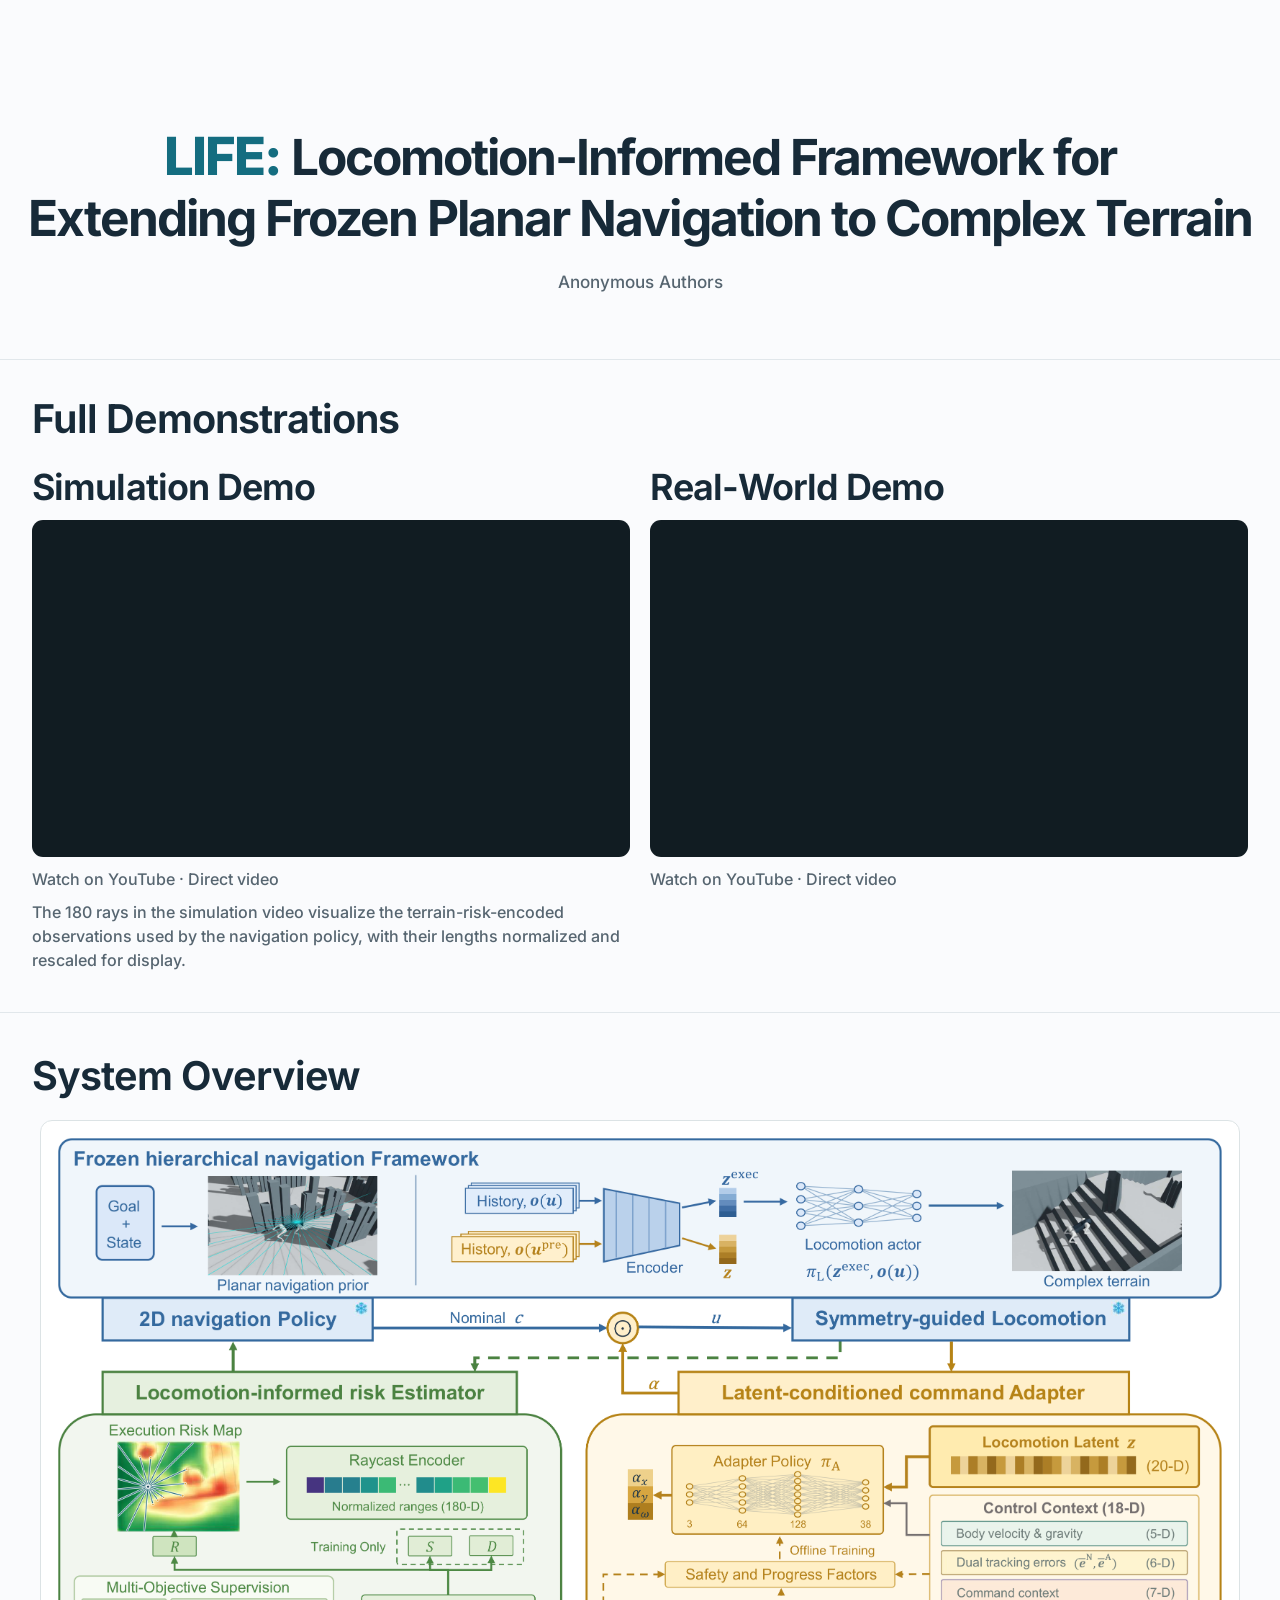
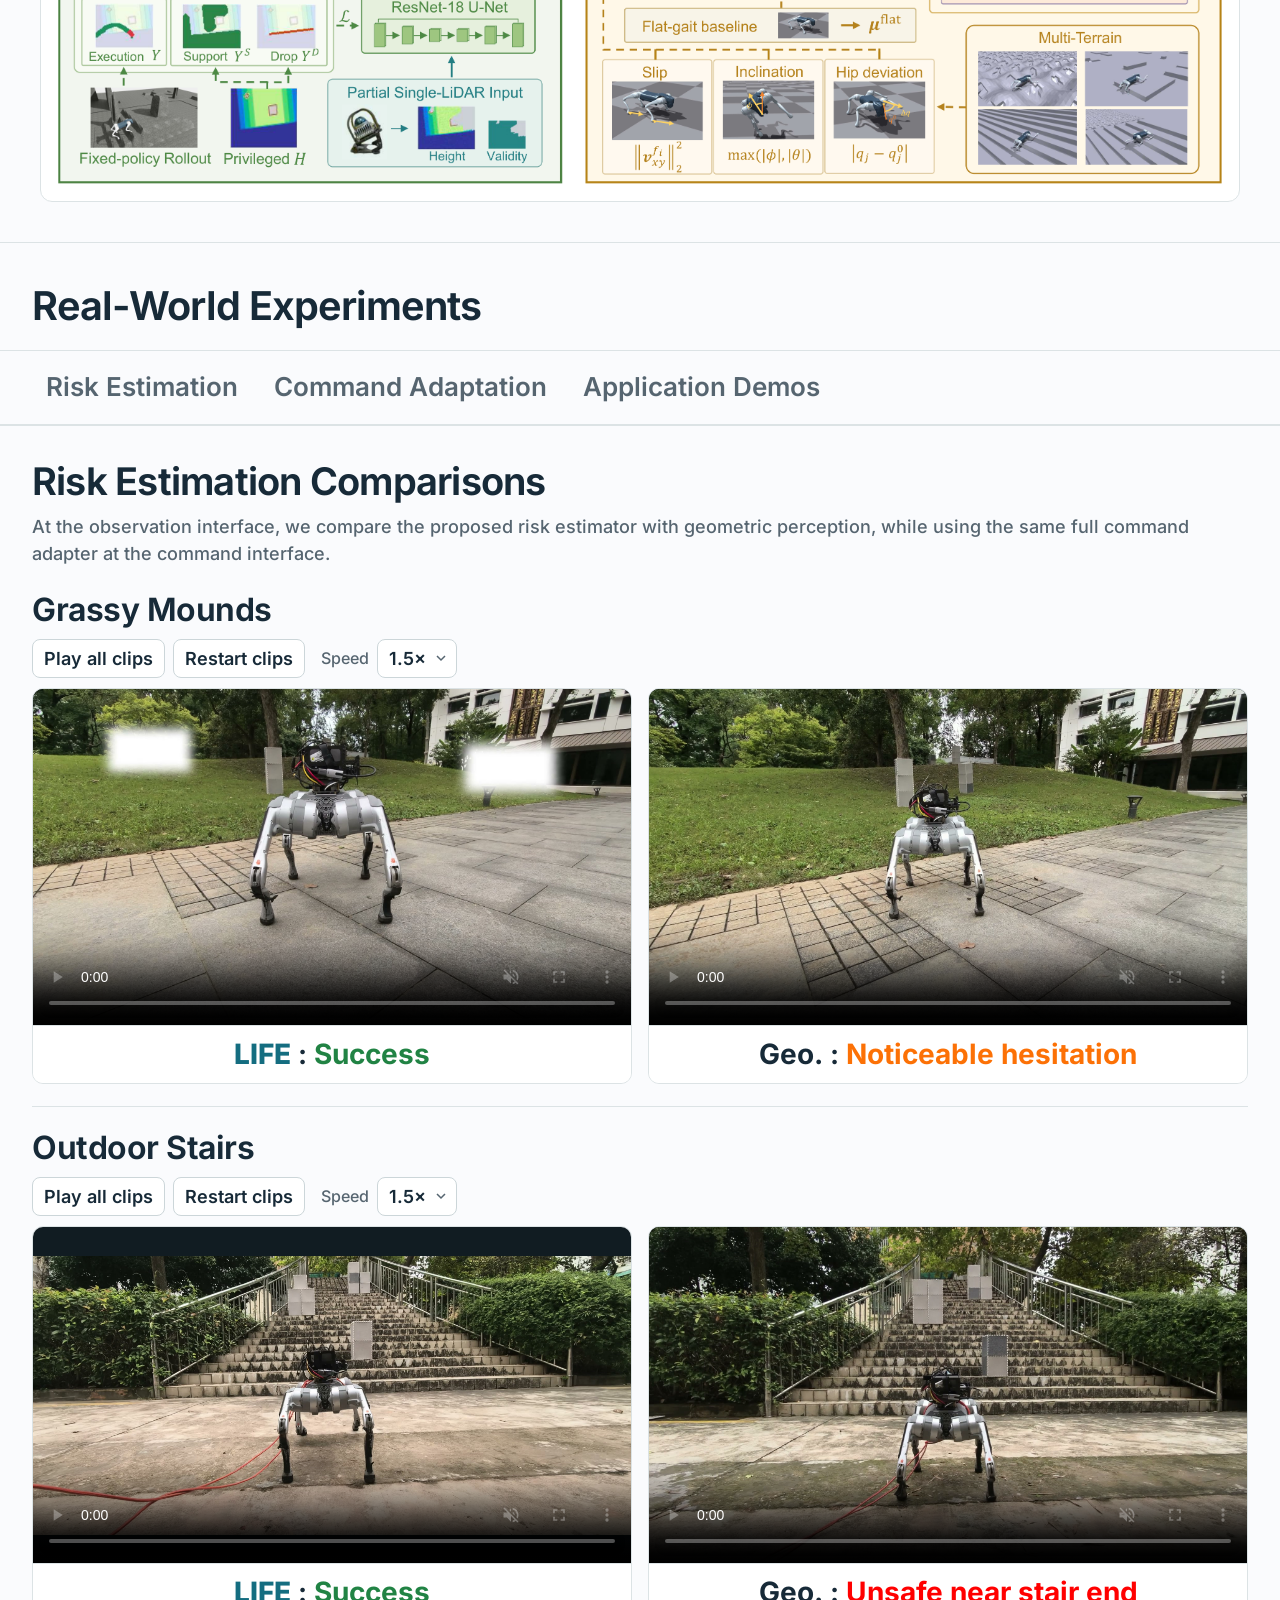
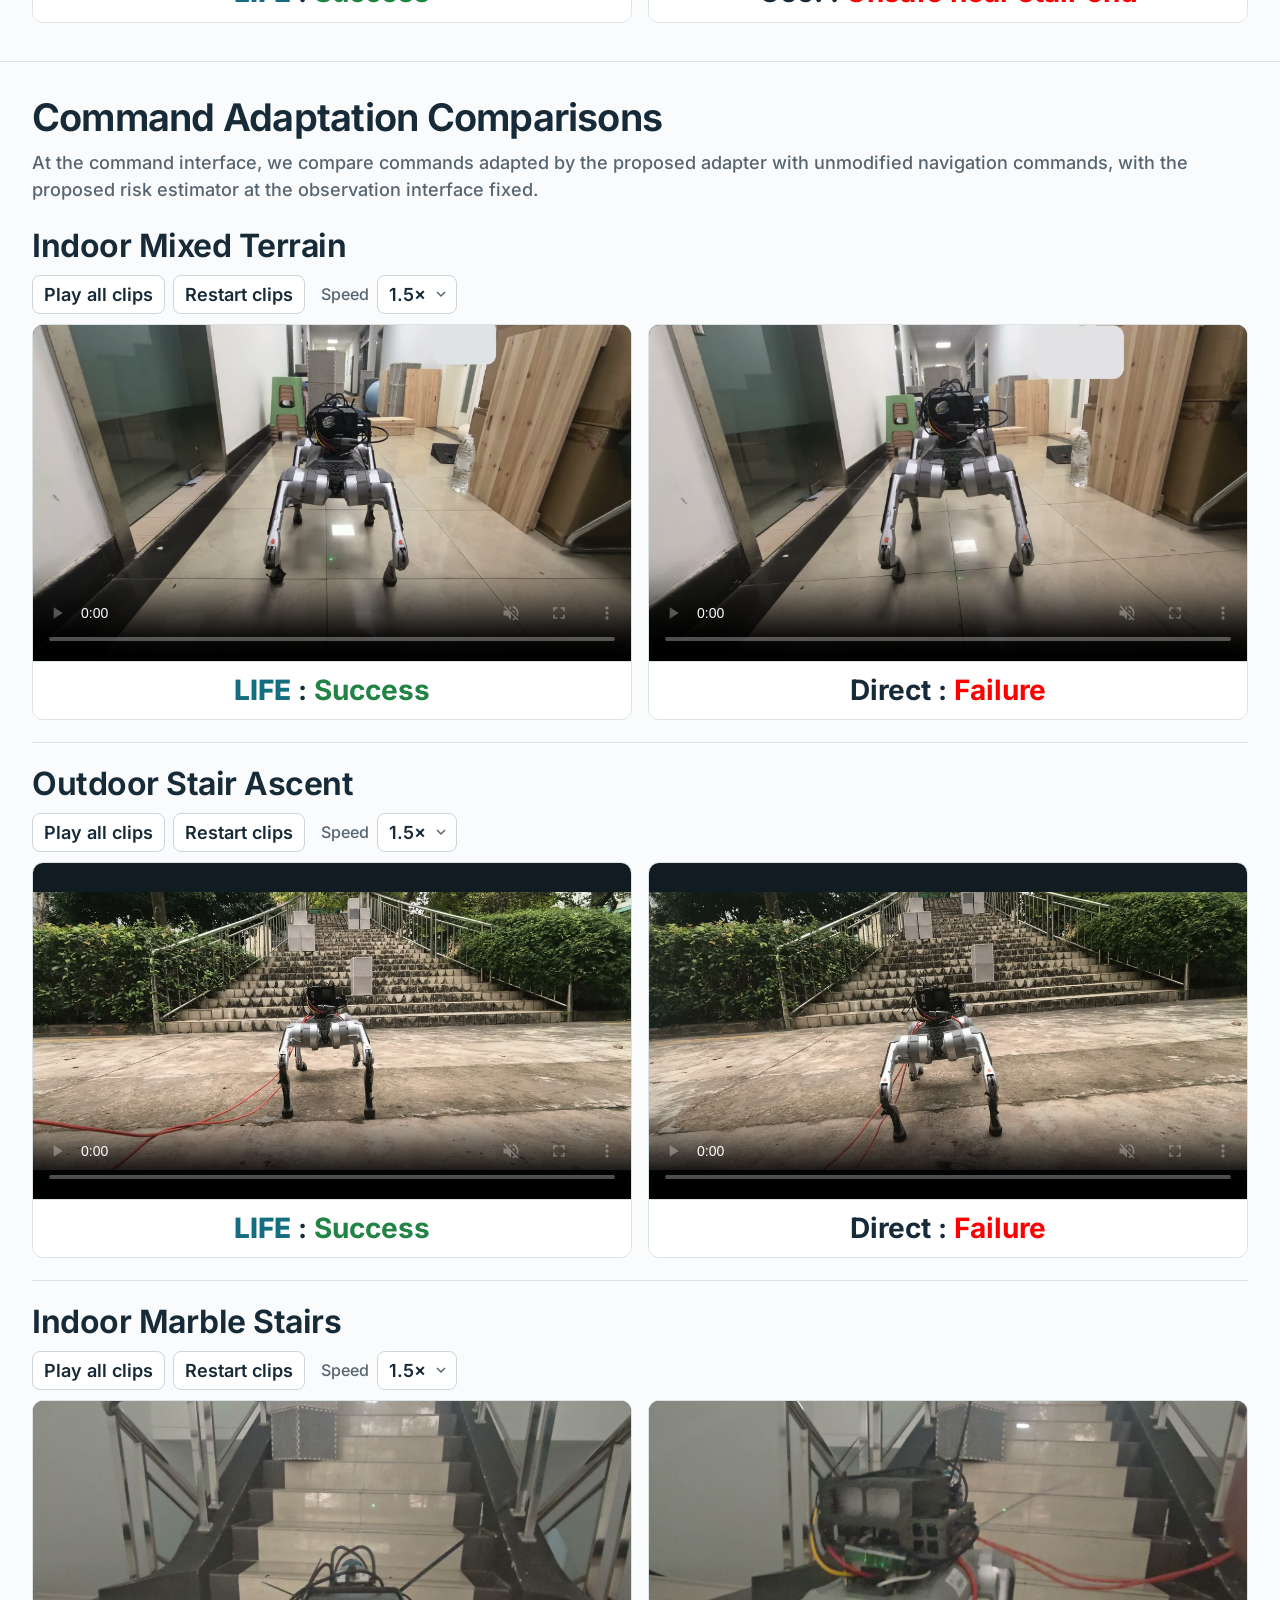
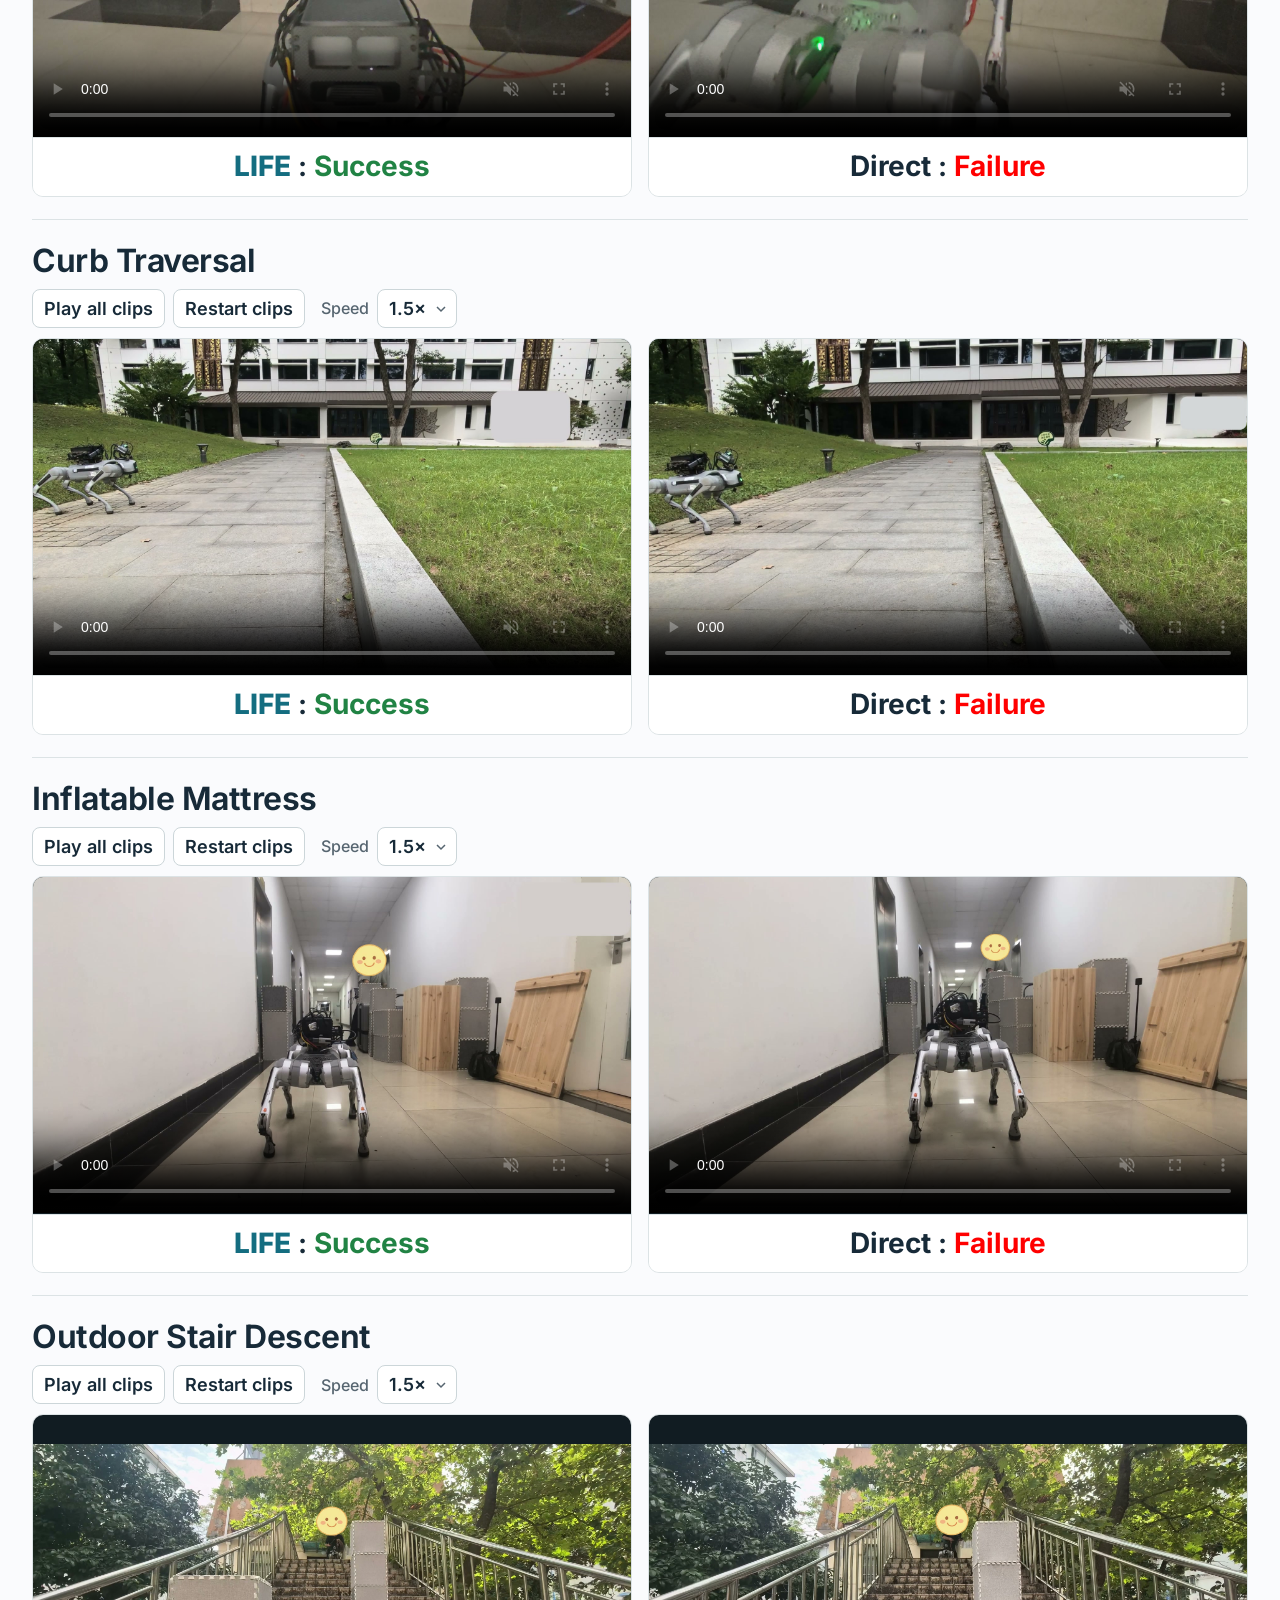
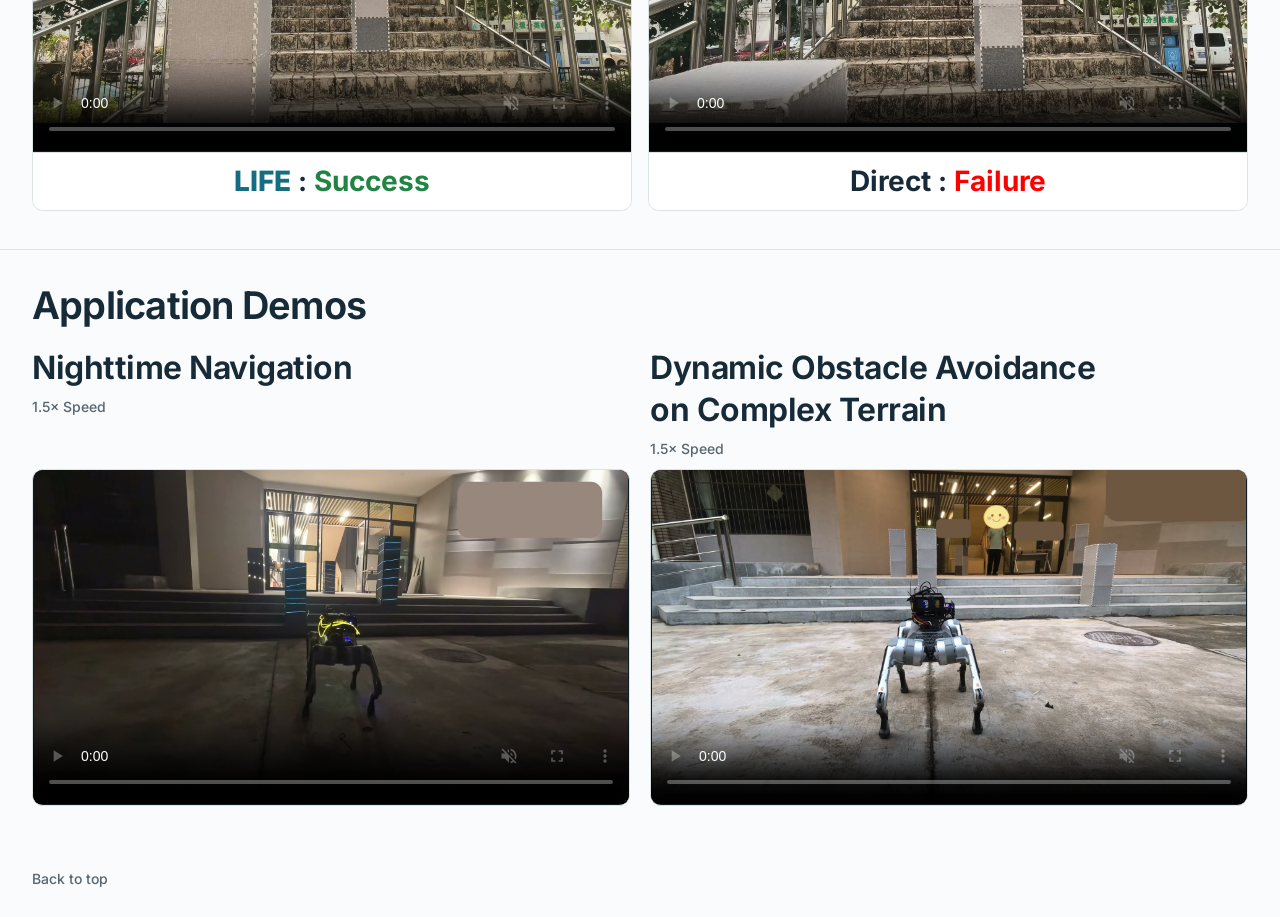
<file: site/index.html>
<!doctype html>
<html lang="en">
<head>
  <meta charset="utf-8">
  <meta name="viewport" content="width=device-width, initial-scale=1">
  <meta name="robots" content="noindex, nofollow, noarchive">
  <meta name="referrer" content="no-referrer">
  <meta name="description" content="LIFE: Locomotion-Informed Framework for Extending Frozen Planar Navigation to Complex Terrain. Anonymous supplementary material with a system overview and supplementary videos.">
  <meta name="theme-color" content="#fafbfd">
  <title>LIFE | Locomotion-Informed Navigation</title>
  <link rel="icon" href="assets/favicon-photo-f8bda0259a.jpg" type="image/jpeg">
  <link rel="preload" href="assets/fonts/inter-latin-variable.woff2" as="font" type="font/woff2" crossorigin>
  <link rel="stylesheet" href="assets/styles.css">
  <link rel="stylesheet" href="assets/rounded.css">
  <script src="assets/site.js?v=20261125" defer></script>
</head>
<body class="showcase">
  <a class="skip-link" href="#main">Skip to content</a>
  <main id="main">
    <section class="hero container" id="top">
      <h1><span class="title-line"><span class="title-name">LIFE:</span> <span class="title-text">Locomotion-Informed Framework for</span></span>
        <span class="title-line title-text">Extending Frozen Planar Navigation to Complex Terrain</span></h1>
      <p class="authors">Anonymous Authors</p>
    </section>

    <div class="demonstrations-section">
    <section class="demonstrations container" id="demonstrations" aria-labelledby="demonstrations-title">
      <div class="section-heading"><h2 id="demonstrations-title">Full Demonstrations</h2></div>
      <div class="demonstration-grid">
      <figure class="demonstration" id="simulation">
        <h3>Simulation Demo</h3>
        <iframe class="youtube-player" width="560" height="315" src="https://www.youtube-nocookie.com/embed/4sdF0Mlk27I?playsinline=1&amp;rel=0" title="Simulation Demo" loading="lazy" referrerpolicy="strict-origin-when-cross-origin" allow="accelerometer; autoplay; clipboard-write; encrypted-media; gyroscope; picture-in-picture; web-share" allowfullscreen></iframe>
        <p class="video-links"><a href="https://youtu.be/4sdF0Mlk27I" target="_blank" rel="noopener noreferrer">Watch on YouTube</a><span aria-hidden="true"> · </span><a href="assets/videos/simulation.mp4">Direct video</a></p>
        <figcaption class="ray-visualization-note">The 180 rays in the simulation video visualize the terrain-risk-encoded observations used by the navigation policy, with their lengths normalized and rescaled for display.</figcaption>
      </figure>
      <figure class="demonstration" id="real-world-demo">
        <h3>Real-World Demo</h3>
        <iframe class="youtube-player" width="560" height="315" src="https://www.youtube-nocookie.com/embed/q3tPiZNEk_A?playsinline=1&amp;rel=0" title="Real-World Demo" loading="lazy" referrerpolicy="strict-origin-when-cross-origin" allow="accelerometer; autoplay; clipboard-write; encrypted-media; gyroscope; picture-in-picture; web-share" allowfullscreen></iframe>
        <p class="video-links"><a href="https://youtu.be/q3tPiZNEk_A" target="_blank" rel="noopener noreferrer">Watch on YouTube</a><span aria-hidden="true"> · </span><a href="assets/videos/real-world-full.mp4?v=20261125">Direct video</a></p>
      </figure>
      </div>
    </section>
    </div>

    <div class="overview-section">
    <section class="section container" id="overview">
      <div class="section-heading"><h2>System Overview</h2></div>
      <figure class="framework-figure">
        <button class="image-expand" data-image="assets/images/framework.png?v=fig2V3-20261125" aria-label="Enlarge LIFE system overview"><img loading="lazy" decoding="async" src="assets/images/framework.png?v=fig2V3-20261125" width="3251" height="1810" alt="LIFE system overview: locomotion-informed risk estimation and latent-conditioned command adaptation connect frozen navigation and locomotion policies."></button>
      </figure>
    </section>
    </div>

    <section class="experiments-section" id="experiments">
      <div class="container section-heading"><h2>Real-World Experiments</h2></div>
      <div class="scene-nav-wrap"><nav class="container scene-nav" aria-label="Real-world experiment sections"><a href="#risk-estimation">Risk Estimation</a><a href="#command-adaptation">Command Adaptation</a><a href="#application-demos">Application Demos</a></nav></div>
        <section class="experiment-block" id="risk-estimation" aria-labelledby="risk-estimation-title">
          <div class="container">
          <header class="experiment-heading">
            <h3 id="risk-estimation-title">Risk Estimation Comparisons</h3>
            <p>At the observation interface, we compare the proposed risk estimator with geometric perception, while using the same full command adapter at the command interface.</p>
          </header>
          <div id="risk-scenes"></div>
          </div>
        </section>
        <section class="experiment-block" id="command-adaptation" aria-labelledby="command-adaptation-title">
          <div class="container">
          <header class="experiment-heading">
            <h3 id="command-adaptation-title">Command Adaptation Comparisons</h3>
            <p>At the command interface, we compare commands adapted by the proposed adapter with unmodified navigation commands, with the proposed risk estimator at the observation interface fixed.</p>
          </header>
          <div id="command-scenes"></div>
          </div>
        </section>
        <noscript><p class="container notice">Enable JavaScript for the comparison players. All 19 videos remain available in the <a href="media.html">video index</a>.</p></noscript>

    <section class="experiment-block application-demos" id="application-demos" aria-labelledby="application-demos-title">
      <div class="container">
      <header class="experiment-heading"><h3 id="application-demos-title">Application Demos</h3></header>
      <div class="demo-grid">
        <figure class="demo-slot" id="nighttime-navigation">
          <div class="demo-heading"><h4>Nighttime Navigation</h4><span class="demo-speed">1.5× Speed</span></div>
          <video controls muted playsinline preload="none" data-poster="assets/images/nighttime-navigation.jpg" data-src="assets/videos/nighttime-navigation.mp4" aria-label="Nighttime navigation demonstration, shown at 1.5 times real-time speed"></video>
          <p class="clip-error" hidden>Unable to load this video. <a href="assets/videos/nighttime-navigation.mp4">Open video directly</a>.</p>
        </figure>
        <figure class="demo-slot" id="dynamic-obstacle-avoidance">
          <div class="demo-heading"><h4>Dynamic Obstacle Avoidance on Complex Terrain</h4><span class="demo-speed">1.5× Speed</span></div>
          <video controls muted playsinline preload="none" data-poster="assets/images/dynamic-obstacle-avoidance.jpg" data-src="assets/videos/dynamic-obstacle-avoidance.mp4" aria-label="Dynamic obstacle avoidance on complex terrain, shown at 1.5 times real-time speed"></video>
          <p class="clip-error" hidden>Unable to load this video. <a href="assets/videos/dynamic-obstacle-avoidance.mp4">Open video directly</a>.</p>
        </figure>
      </div>
      </div>
    </section>
    </section>

  </main>
  <footer class="container site-footer"><div><a href="#top">Back to top</a></div></footer>
  <dialog id="image-dialog" aria-label="Enlarged framework diagram"><button class="dialog-close" aria-label="Close diagram">Close</button><img alt="Full-size LIFE framework diagram"></dialog>
</body>
</html>
</file>
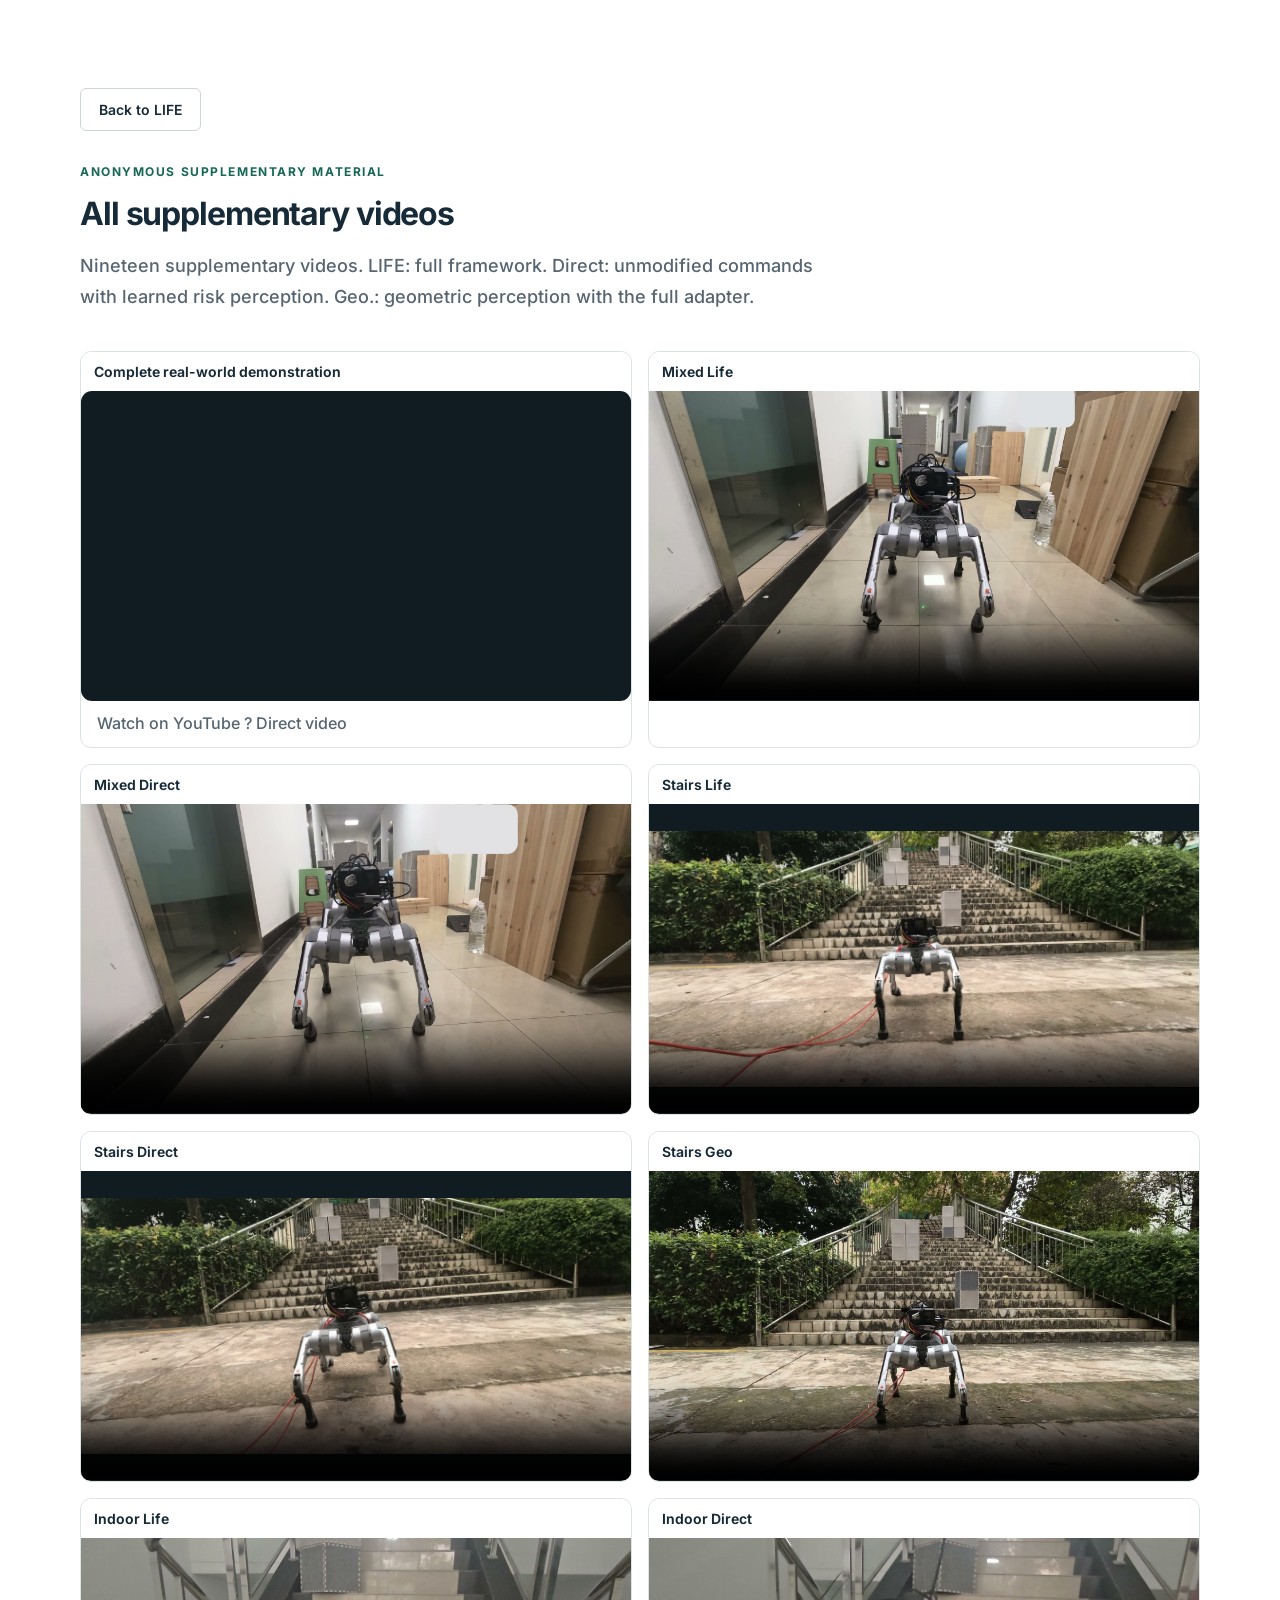
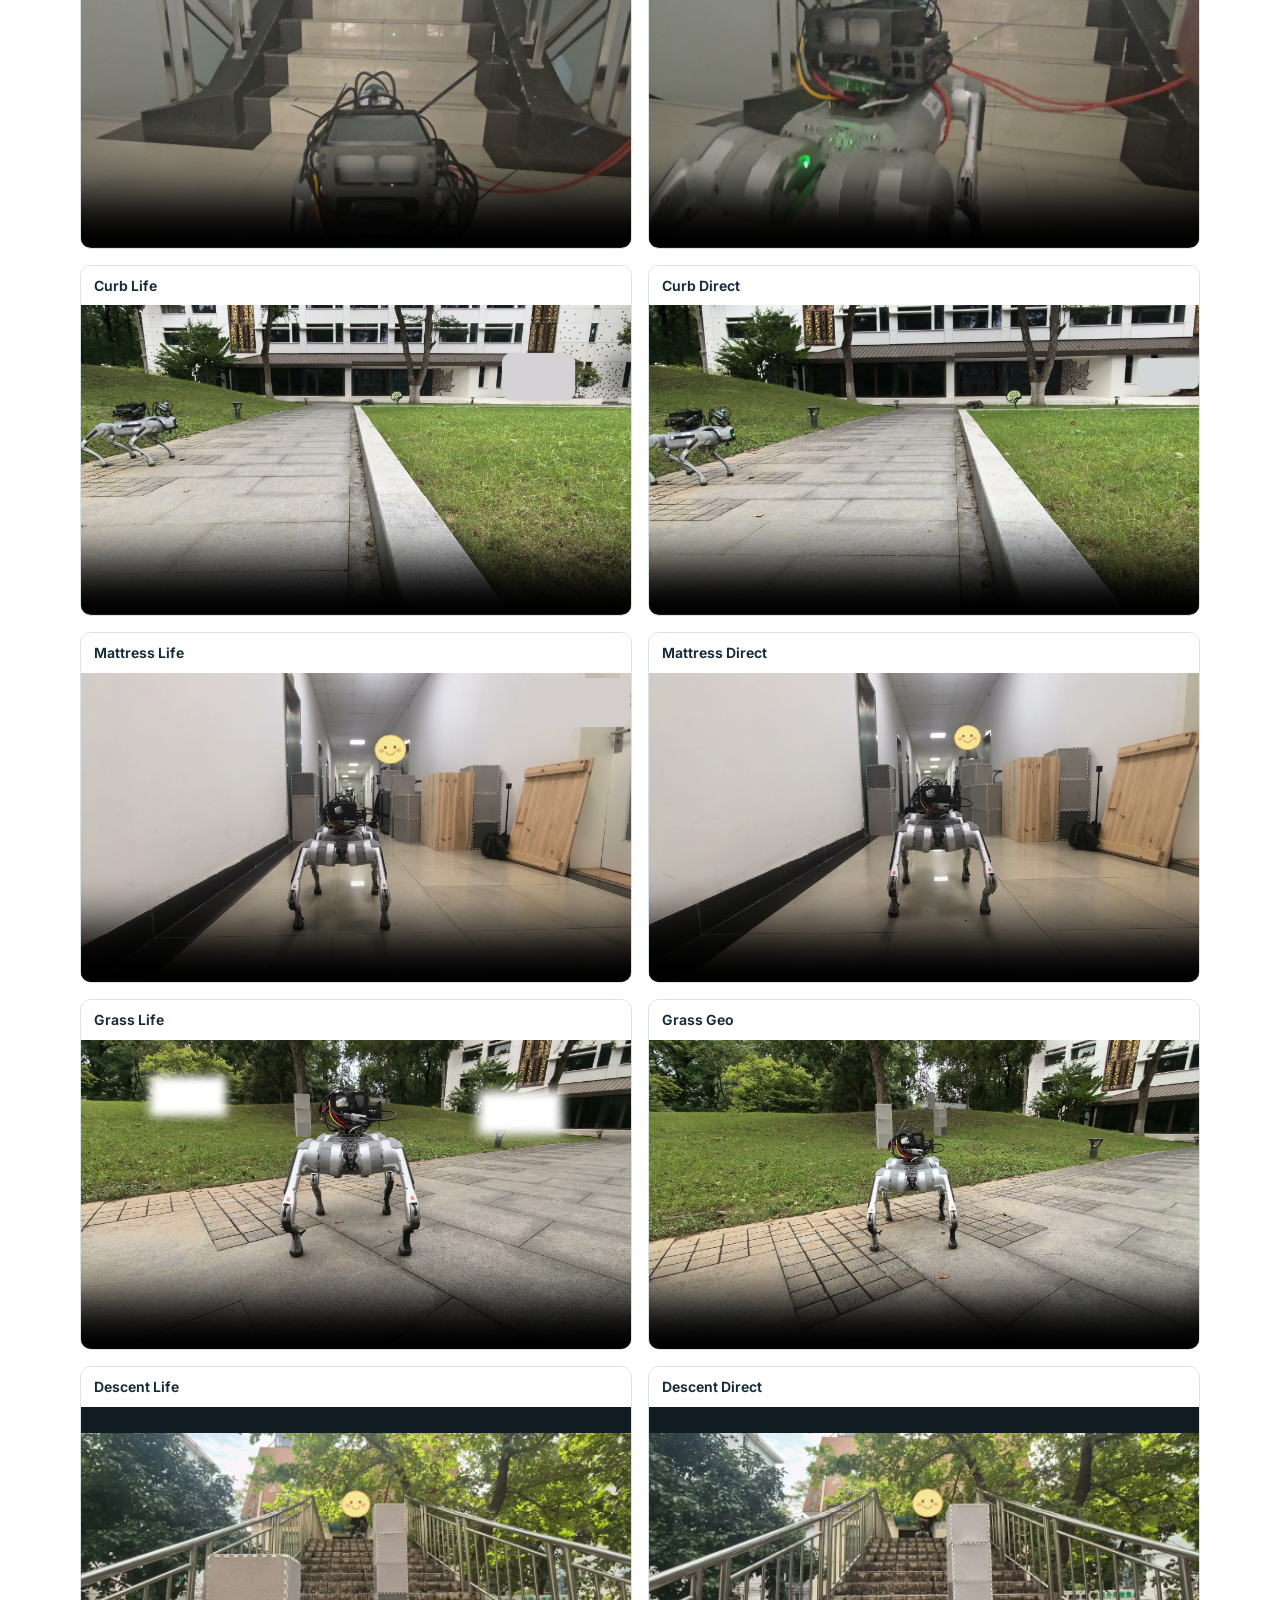
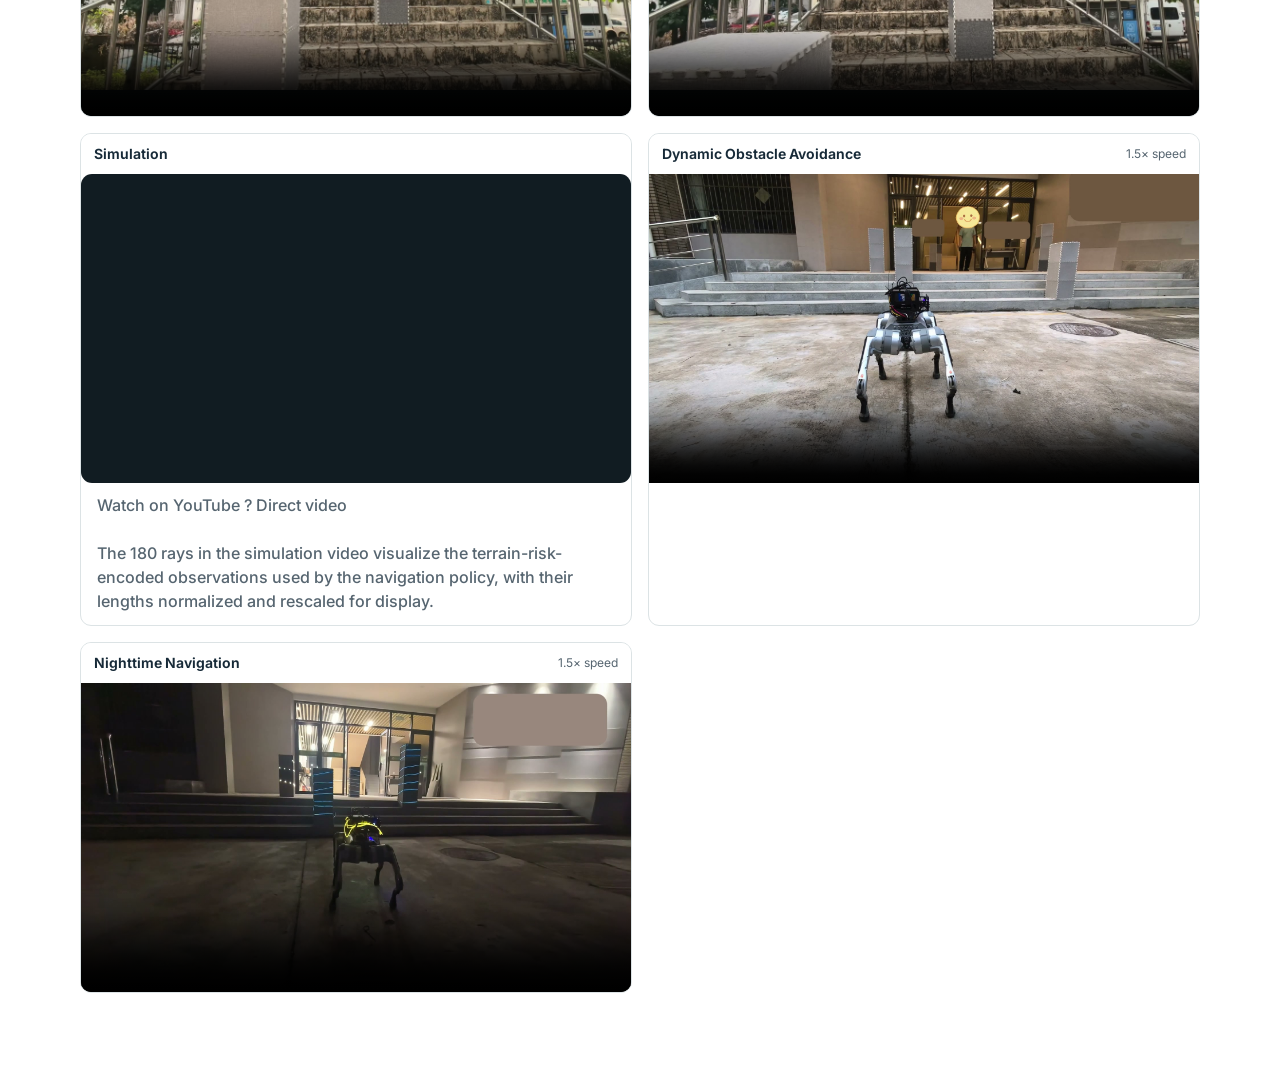
<file: site/media.html>
<!doctype html><html lang="en"><meta charset="utf-8"><meta name="viewport" content="width=device-width,initial-scale=1"><meta name="robots" content="noindex,nofollow,noarchive"><title>LIFE | All supplementary videos</title><link rel="icon" href="assets/favicon-photo-f8bda0259a.jpg" type="image/jpeg"><link rel="stylesheet" href="assets/styles.css">
  <link rel="stylesheet" href="assets/rounded.css"><main class="container section"><a class="button" href="index.html">Back to LIFE</a><div class="section-heading" style="margin-top:32px"><p class="eyebrow">Anonymous supplementary material</p><h1>All supplementary videos</h1><p>Nineteen supplementary videos. LIFE: full framework. Direct: unmodified commands with learned risk perception. Geo.: geometric perception with the full adapter.</p></div><div class="scene-grid"><figure class="video-card"><div class="video-label">Complete real-world demonstration</div><iframe class="youtube-player" width="560" height="315" src="https://www.youtube-nocookie.com/embed/q3tPiZNEk_A?playsinline=1&amp;rel=0" title="Real-World Demo" loading="lazy" referrerpolicy="strict-origin-when-cross-origin" allow="accelerometer; autoplay; clipboard-write; encrypted-media; gyroscope; picture-in-picture; web-share" allowfullscreen></iframe><p class="video-links"><a href="https://youtu.be/q3tPiZNEk_A" target="_blank" rel="noopener noreferrer">Watch on YouTube</a><span aria-hidden="true"> ? </span><a href="assets/videos/real-world-full.mp4?v=20261125">Direct video</a></p></figure><figure class="video-card"><div class="video-label">Mixed Life</div><video controls playsinline preload="none" poster="assets/images/mixed-life.jpg?v=20261125" src="assets/videos/mixed-life.mp4?v=20261125"></video></figure><figure class="video-card"><div class="video-label">Mixed Direct</div><video controls playsinline preload="none" poster="assets/images/mixed-direct.jpg?v=20261125" src="assets/videos/mixed-direct.mp4?v=20261125"></video></figure><figure class="video-card"><div class="video-label">Stairs Life</div><video controls playsinline preload="none" poster="assets/images/stairs-life.jpg" src="assets/videos/stairs-life.mp4"></video></figure><figure class="video-card"><div class="video-label">Stairs Direct</div><video controls playsinline preload="none" poster="assets/images/stairs-direct.jpg" src="assets/videos/stairs-direct.mp4"></video></figure><figure class="video-card"><div class="video-label">Stairs Geo</div><video controls playsinline preload="none" poster="assets/images/stairs-geo.jpg" src="assets/videos/stairs-geo.mp4"></video></figure><figure class="video-card"><div class="video-label">Indoor Life</div><video controls playsinline preload="none" poster="assets/images/indoor-life.jpg" src="assets/videos/indoor-life.mp4"></video></figure><figure class="video-card"><div class="video-label">Indoor Direct</div><video controls playsinline preload="none" poster="assets/images/indoor-direct.jpg" src="assets/videos/indoor-direct.mp4"></video></figure><figure class="video-card"><div class="video-label">Curb Life</div><video controls playsinline preload="none" poster="assets/images/curb-life.jpg?v=20261125" src="assets/videos/curb-life.mp4?v=20261125"></video></figure><figure class="video-card"><div class="video-label">Curb Direct</div><video controls playsinline preload="none" poster="assets/images/curb-direct.jpg?v=20261125" src="assets/videos/curb-direct.mp4?v=20261125"></video></figure><figure class="video-card"><div class="video-label">Mattress Life</div><video controls playsinline preload="none" poster="assets/images/mattress-life.jpg?v=20261125" src="assets/videos/mattress-life.mp4?v=20261125"></video></figure><figure class="video-card"><div class="video-label">Mattress Direct</div><video controls playsinline preload="none" poster="assets/images/mattress-direct.jpg" src="assets/videos/mattress-direct.mp4"></video></figure><figure class="video-card"><div class="video-label">Grass Life</div><video controls playsinline preload="none" poster="assets/images/grass-life.jpg" src="assets/videos/grass-life.mp4"></video></figure><figure class="video-card"><div class="video-label">Grass Geo</div><video controls playsinline preload="none" poster="assets/images/grass-geo.jpg" src="assets/videos/grass-geo.mp4"></video></figure><figure class="video-card"><div class="video-label">Descent Life</div><video controls playsinline preload="none" poster="assets/images/descent-life.jpg" src="assets/videos/descent-life.mp4"></video></figure><figure class="video-card"><div class="video-label">Descent Direct</div><video controls playsinline preload="none" poster="assets/images/descent-direct.jpg" src="assets/videos/descent-direct.mp4"></video></figure><figure class="video-card"><div class="video-label">Simulation</div><iframe class="youtube-player" width="560" height="315" src="https://www.youtube-nocookie.com/embed/4sdF0Mlk27I?playsinline=1&amp;rel=0" title="Simulation Demo" loading="lazy" referrerpolicy="strict-origin-when-cross-origin" allow="accelerometer; autoplay; clipboard-write; encrypted-media; gyroscope; picture-in-picture; web-share" allowfullscreen></iframe><p class="video-links"><a href="https://youtu.be/4sdF0Mlk27I" target="_blank" rel="noopener noreferrer">Watch on YouTube</a><span aria-hidden="true"> ? </span><a href="assets/videos/simulation.mp4">Direct video</a></p><figcaption class="ray-visualization-note">The 180 rays in the simulation video visualize the terrain-risk-encoded observations used by the navigation policy, with their lengths normalized and rescaled for display.</figcaption></figure><figure class="video-card"><div class="video-label">Dynamic Obstacle Avoidance<span>1.5× speed</span></div><video controls muted playsinline preload="none" poster="assets/images/dynamic-obstacle-avoidance.jpg" src="assets/videos/dynamic-obstacle-avoidance.mp4"></video></figure><figure class="video-card"><div class="video-label">Nighttime Navigation<span>1.5× speed</span></div><video controls muted playsinline preload="none" poster="assets/images/nighttime-navigation.jpg" src="assets/videos/nighttime-navigation.mp4"></video></figure></div></main></html>
</file>
<file: site/assets/styles.css>
@font-face{font-family:Inter;font-style:normal;font-weight:400 800;font-display:swap;src:url('fonts/inter-latin-variable.woff2') format('woff2')}
:root{--ink:#172a38;--muted:#566570;--accent:#176858;--accent-light:#ecf5f0;--blue:#2e6388;--line:#dce3e5;--subtle:#f5f7f8;--page:1120px}
*{box-sizing:border-box}html{scroll-behavior:smooth;scroll-padding-top:100px}body{margin:0;background:#fff;color:var(--ink);font-family:'Inter',Arial,sans-serif;font-size:16px;font-weight:500;line-height:1.65;-webkit-font-smoothing:antialiased}button,a,input,select{-webkit-tap-highlight-color:transparent}a{color:inherit;text-decoration:none}button,select{font:inherit}button,a,select{touch-action:manipulation}button{cursor:pointer}button:disabled{cursor:default;opacity:.55}:focus-visible{outline:3px solid #398cbd;outline-offset:5px}img,video{display:block;max-width:100%}figure{margin:0}h1,h2,h3,p{margin:0}h1,h2,h3{line-height:1.18;letter-spacing:-.035em}h2{font-size:44px;font-weight:650}h3{font-size:23px;font-weight:650}.container{width:min(var(--page),calc(100% - 64px));margin-inline:auto}.skip-link{position:fixed;top:-100px;left:20px;background:var(--ink);color:#fff;padding:12px;z-index:100}.skip-link:focus{top:12px}.site-header{height:76px;border-bottom:1px solid var(--line);background:white}.header-inner{height:100%;display:flex;align-items:center;justify-content:space-between;gap:25px}.wordmark{font-size:27px;font-weight:850;font-style:italic;letter-spacing:-.07em;display:inline-flex;align-items:center;gap:9px}.wordmark-line{height:17px;width:20px;border-bottom:3px solid var(--accent);transform:skewY(-29deg)}.site-header nav{display:flex;gap:30px;font-size:14px;font-weight:600}.site-header nav a:hover,.site-footer a:hover{color:var(--accent)}.review-label{font-size:12px;letter-spacing:.05em;color:var(--muted);text-transform:uppercase}.hero{text-align:center;padding-top:56px}.eyebrow{font-size:12px;letter-spacing:.13em;text-transform:uppercase;font-weight:700;color:var(--accent);margin-bottom:20px}h1{margin:0 auto;max-width:1000px}.title-name{font-size:72px;line-height:1.05;display:block;color:var(--accent);font-weight:800;letter-spacing:-.065em;margin-bottom:17px}.title-text{font-size:42px;font-weight:650;letter-spacing:-.035em;display:block;line-height:1.2}.authors{font-size:16px;margin-top:22px;color:var(--muted)}.hero-summary{font-size:18px;line-height:1.6;margin-top:17px}.mobile-break{display:none}.hero-actions{display:flex;justify-content:center;gap:12px;margin:25px 0 38px}.button{display:inline-flex;align-items:center;justify-content:center;gap:9px;border:1px solid #ccd6d9;border-radius:6px;padding:10px 18px;font-size:14px;line-height:1.5;font-weight:600;background:#fff;transition:background .2s,border-color .2s}.button:hover{background:var(--subtle);border-color:#8da3ab}.button.primary{background:var(--ink);border-color:var(--ink);color:white}.button.primary:hover{background:var(--accent);border-color:var(--accent)}.button svg{width:17px;height:17px;fill:none;stroke:currentColor;stroke-width:1.6}.button.primary svg{fill:currentColor;stroke:none}.hero-films{display:grid;grid-template-columns:repeat(3,1fr);gap:12px;text-align:left}.hero-film{position:relative;overflow:hidden;border-radius:7px;background:var(--ink);aspect-ratio:16/11}.hero-film img{width:100%;height:100%;object-fit:cover;transition:transform .4s}.hero-film:after{content:'';position:absolute;inset:30% 0 0;background:linear-gradient(transparent,rgba(5,19,24,.8))}.hero-film:hover img{transform:scale(1.035)}.hero-film>span{position:absolute;z-index:1;bottom:17px;left:20px;right:10px;color:#fff;font-size:20px;font-weight:650;line-height:1.4}.hero-film small{display:block;font-size:12px;font-weight:400;letter-spacing:.01em;margin-top:3px}.hero-caption{color:var(--muted);font-size:14px;margin-top:18px}.highlights{display:grid;grid-template-columns:repeat(3,1fr);padding:33px 0 36px;margin-top:35px;border-top:1px solid var(--line);border-bottom:1px solid var(--line);text-align:center}.highlights>div{padding:0 18px;display:flex;flex-direction:column;gap:5px}.highlights>div+div{border-left:1px solid var(--line)}.stat{font-size:40px;line-height:1.3;font-weight:650;letter-spacing:-.045em;color:var(--accent);font-variant-numeric:tabular-nums;white-space:nowrap}.stat-unit{font-size:23px}.stat-to{font-size:14px;font-weight:400;letter-spacing:0;color:var(--muted);margin:0 10px}.stat-denominator{font-size:26px;font-weight:400}.highlights>div>span:nth-child(2){font-size:15px;font-weight:600}.highlights small{font-size:12px;color:var(--muted)}.section{padding-top:88px;padding-bottom:86px}.section-heading{max-width:760px;margin-bottom:38px}.section-heading .eyebrow{margin-bottom:13px}.section-heading>p:last-child{font-size:18px;color:var(--muted);line-height:1.7;margin-top:19px}.method-intro{display:grid;grid-template-columns:1fr 1fr;gap:64px;margin:40px 0 35px}.method-intro p{margin-top:16px;color:var(--muted);font-size:16px}.module-label{display:inline-block;font-size:12px;font-weight:700;letter-spacing:.06em;text-transform:uppercase;margin-bottom:14px;padding:4px 9px;border-radius:3px;background:#edf6ee;color:#477a42}.module-label.adaptation{background:#fff5df;color:#906517}.framework-figure{padding:18px 0 0}.image-expand{display:block;width:100%;border:1px solid var(--line);border-radius:8px;background:white;padding:20px;position:relative}.image-expand img{width:100%;height:auto}.image-expand>span{position:absolute;right:15px;bottom:12px;background:white;border:1px solid var(--line);padding:3px 9px;border-radius:4px;font-size:12px;color:var(--muted)}figcaption{color:var(--muted);font-size:14px;line-height:1.6;margin-top:16px}.abstract{margin-top:28px;border-top:1px solid var(--line);border-bottom:1px solid var(--line);padding:16px 0}.abstract summary{font-weight:600;cursor:pointer}.abstract p{color:var(--muted);padding:18px 0 6px;max-width:950px}.experiments-section{padding:72px 0 0;border-top:1px solid var(--line);background:linear-gradient(#f5f8f7 0,#fff 650px)}.experiments-section>.section-heading{max-width:var(--page)}.experiments-section>.section-heading>p:last-child{max-width:760px}.scene-nav-wrap{position:sticky;top:0;background:rgba(255,255,255,.97);z-index:10;border-block:1px solid var(--line);backdrop-filter:blur(12px)}.scene-nav{display:flex;gap:6px;padding-block:12px;overflow-x:auto;scrollbar-width:thin}.scene-nav a{white-space:nowrap;padding:7px 13px;border-radius:4px;color:var(--muted);font-size:14px;font-weight:600;transition:background .15s}.scene-nav a:hover{background:var(--subtle)}.scene-nav a[aria-current="true"]{color:var(--accent);background:var(--accent-light)}.comparison-key{display:flex;flex-wrap:wrap;gap:12px 24px;font-size:12px;color:var(--muted);padding-top:28px}.comparison-key b{font-size:13px;color:var(--ink);margin-right:5px}.comparison-key .life-key{color:var(--accent)}.playback-note{font-size:12px;color:var(--muted);margin-top:9px}.scene{padding:42px 0 45px;border-bottom:1px solid var(--line);scroll-margin-top:30px}.scene-header{display:flex;justify-content:space-between;align-items:flex-end;gap:30px;margin-bottom:21px}.scene-header h3{font-size:28px}.scene-description{color:var(--muted);max-width:720px;margin-top:10px;font-size:15px;line-height:1.7}.scene-category{font-size:12px;letter-spacing:.08em;color:var(--accent);font-weight:650;text-transform:uppercase;margin-bottom:9px}.scene-tools{display:flex;gap:7px;align-items:center;flex-wrap:wrap;margin-top:18px}.scene-tools button,.scene-tools select{font-size:13px;border:1px solid #ccd6d9;background:#fff;padding:6px 11px;border-radius:4px;line-height:1.5;color:var(--ink)}.scene-tools button:hover{background:var(--accent-light)}.scene-tools .play-group{background:var(--ink);color:#fff;border-color:var(--ink);min-width:100px}.scene-tools .play-group:hover{background:var(--accent)}.scene-tools label{font-size:12px;color:var(--muted);margin-left:8px}.scene-tools select{appearance:none;padding-right:27px;background-image:url("data:image/svg+xml,%3Csvg xmlns='http://www.w3.org/2000/svg' width='12' height='8'%3E%3Cpath d='m2 2 4 4 4-4' fill='none' stroke='%23566570' stroke-width='1.5'/%3E%3C/svg%3E");background-position:right 9px center;background-repeat:no-repeat}.scene-grid{display:grid;grid-template-columns:repeat(2,minmax(0,1fr));gap:18px}.scene-grid.three{grid-template-columns:repeat(3,minmax(0,1fr))}.video-card{border:1px solid var(--line);border-radius:7px;overflow:hidden;background:var(--subtle)}.video-card.ours{border-color:#a4c3b9}.video-label{display:flex;justify-content:space-between;gap:10px;align-items:center;background:#f3f5f6;padding:9px 13px;font-size:14px;font-weight:650}.video-label span{font-size:12px;font-weight:400;color:var(--muted)}.ours .video-label{background:var(--accent-light);color:var(--accent)}.video-card video{width:100%;aspect-ratio:16/9;background:#111c22;object-fit:contain}.clip-error{padding:10px 13px;color:#8d3330;font-size:13px}.clip-error a{text-decoration:underline}.group-status{min-height:0;font-size:13px;color:#8d3330;margin-top:8px}.group-status:empty{display:none}.scene-note{margin-top:14px;font-size:13px;color:var(--muted)}.simulation-section{margin-top:45px;background:#f3f6f8}.simulation-video video{width:100%;aspect-ratio:16/9;background:#17232c;border-radius:8px;object-fit:contain}.sim-facts{display:flex;gap:30px;margin-top:26px;color:var(--blue);font-size:14px;font-weight:600;flex-wrap:wrap}.result-block{margin-top:34px}.result-title{display:flex;justify-content:space-between;align-items:baseline;gap:20px;margin-bottom:19px}.result-title>span{font-size:12px;color:var(--muted)}.table-scroll{overflow:auto;border-block:1px solid var(--line)}table{width:100%;border-collapse:collapse;font-size:14px;font-variant-numeric:tabular-nums}caption{text-align:left;font-size:12px;color:var(--muted);padding:13px 13px 10px;background:var(--subtle)}th,td{text-align:right;padding:13px 14px;border-bottom:1px solid #e6ebed;white-space:nowrap}thead{background:var(--subtle);font-size:12px;color:var(--muted)}thead th{font-weight:600}th:first-child{text-align:left}tbody th{font-weight:500}tbody tr:last-child td,tbody tr:last-child th{border-bottom:0}.ours td,.ours th{background:var(--accent-light);color:var(--accent)}.ours th{font-weight:650}td small{display:block;color:var(--muted);font-size:12px;margin-top:3px}.table-note{color:var(--muted);font-size:13px;line-height:1.65;margin-top:15px}.real-results{display:grid;grid-template-columns:1fr 1fr;gap:38px;margin-top:22px}.real-results .result-title{display:block;min-height:61px}.real-results .result-title>span{display:block;margin-top:8px}.result-callout{font-size:14px;line-height:1.7;border-left:3px solid var(--accent);padding-left:17px;margin-top:28px;color:var(--muted)}.result-callout strong{color:var(--ink)}.closing{padding:42px 0 48px;display:flex;align-items:center;gap:40px;border-top:1px solid var(--line)}.closing .wordmark{font-size:50px;color:var(--accent)}.closing p{font-size:21px;line-height:1.4;letter-spacing:-.02em}.closing .button{margin-left:auto}.site-footer{display:flex;justify-content:space-between;align-items:center;padding:28px 0 34px;border-top:1px solid var(--line);font-size:12px;color:var(--muted)}.site-footer>div{display:flex;gap:24px}.notice{padding:20px;background:var(--subtle)}dialog{width:min(1500px,96vw);max-height:94vh;border:1px solid var(--line);border-radius:8px;padding:50px 20px 20px}dialog::backdrop{background:rgba(10,23,31,.78)}dialog img{width:100%;height:auto}.dialog-close{position:absolute;right:16px;top:12px;border:1px solid var(--line);border-radius:4px;background:white;padding:4px 12px;font-size:14px}
@media(min-width:1450px){:root{--page:1200px}.hero{padding-top:64px}.title-text{font-size:46px}}
@media(max-width:1000px){.review-label{display:none}.title-text{font-size:37px}.scene-grid.three{gap:10px}.video-label{padding:8px 10px}.video-label span{font-size:11px}.real-results{grid-template-columns:1fr}.real-results .result-title{min-height:0}.stat{font-size:33px}.highlights small{font-size:11px}.method-intro{gap:35px}.scene-nav{width:calc(100% - 32px)}.hero-film>span{font-size:18px;left:14px}.hero-film small{font-size:11px}.site-header nav{gap:24px}}
@media(max-width:700px){html{scroll-padding-top:83px}.container{width:calc(100% - 36px)}.site-header{height:62px}.site-header nav{gap:15px;font-size:12px}.header-inner{gap:15px}.wordmark{font-size:24px}.wordmark-line{display:none}.hero{padding-top:34px}.eyebrow{font-size:10px;letter-spacing:.09em}.hero .eyebrow{max-width:280px;margin-inline:auto;line-height:1.7}.title-name{font-size:60px;margin-bottom:14px}.title-text{font-size:30px;line-height:1.22}.desktop-break{display:none}.authors{margin-top:20px;font-size:14px}.hero-summary{font-size:16px;margin-top:14px}.mobile-break{display:block}.hero-actions{margin:22px 0 28px;gap:8px}.button{padding:10px 13px;font-size:13px}.hero-films{gap:7px;grid-template-columns:1fr 1fr}.hero-film{aspect-ratio:4/3}.hero-film:first-child{grid-column:1/-1;aspect-ratio:16/8}.hero-film>span{bottom:12px;left:12px;font-size:16px}.hero-film small{display:none}.hero-caption{font-size:12px;margin-top:15px}.highlights{grid-template-columns:1fr;gap:20px;padding:24px 0;margin-top:25px}.highlights>div{padding:0;gap:3px}.highlights>div+div{border-left:0}.stat{font-size:35px}.highlights>div>span:nth-child(2){font-size:14px}.highlights small{font-size:12px}h2{font-size:34px}.section{padding-block:55px}.section-heading{margin-bottom:30px}.section-heading>p:last-child{font-size:16px;margin-top:16px}.method-intro{grid-template-columns:1fr;gap:30px;margin:30px 0 22px}.method-intro h3{font-size:22px}.method-intro p{font-size:15px;margin-top:12px}.image-expand{padding:7px 7px 34px}.framework-figure figcaption{font-size:12px}.abstract{font-size:14px}.experiments-section{padding-top:50px}.scene-nav{width:100%;padding-inline:14px;gap:3px;padding-block:10px}.scene-nav a{font-size:13px;padding:6px 10px}.comparison-key{gap:9px;padding-top:22px}.comparison-key>span{width:100%;font-size:12px}.playback-note{margin-top:14px}.scene{padding:32px 0}.scene-header{margin-bottom:18px}.scene-header h3{font-size:25px}.scene-description{font-size:14px}.scene-tools{gap:6px}.scene-tools label{margin-left:3px}.scene-tools button,.scene-tools select{font-size:12px;padding:7px 9px}.scene-tools select{padding-right:26px}.scene-grid,.scene-grid.three{grid-template-columns:1fr;gap:14px}.video-label span{font-size:12px}.scene-note{font-size:12px}.simulation-section{margin-top:25px}.sim-facts{gap:10px 20px;font-size:12px}.result-title{display:block}.result-title>span{display:block;margin-top:8px}.result-title h3{font-size:22px}th,td{padding:11px 12px;font-size:13px}.real-results{gap:10px;margin-top:0}.real-results th,.real-results td{white-space:normal}.real-results td{min-width:65px}.closing{flex-wrap:wrap;gap:20px;padding-block:30px}.closing .wordmark{font-size:42px}.closing p{font-size:18px}.closing .button{margin-left:0}.site-footer{align-items:flex-start;flex-direction:column;gap:18px;padding-block:24px}.scene-category{font-size:11px}.section-heading .eyebrow{font-size:11px}.highlights>div+div:before{content:'';width:48px;height:1px;background:var(--line);margin:0 auto 16px}}
@media(prefers-reduced-motion:reduce){html{scroll-behavior:auto}*,*:before,*:after{transition:none!important;animation:none!important}}

/* Compact video and system-overview presentation. */
.showcase .hero{padding-bottom:18px}
.showcase #overview{padding-top:42px;padding-bottom:60px}
.showcase #overview .section-heading{margin-bottom:22px}
.showcase .framework-figure{padding-top:0}
.showcase .experiments-section{padding-top:55px}
.showcase .simulation-section{margin-top:0}
.showcase .scene:last-child{border-bottom:0}
@media(max-width:700px){.showcase .site-header nav{gap:12px;font-size:11px}.showcase #overview{padding-top:30px;padding-bottom:40px}.showcase .experiments-section{padding-top:40px}.showcase h2{font-size:30px}}

/* Video-first layout inspired by the reference's paired demonstrations. */
.showcase .container{width:min(1600px,calc(100% - 64px))}
.showcase .hero{padding-top:50px;padding-bottom:38px}
.showcase h1{max-width:1450px;font-size:clamp(32px,3.2vw,50px);line-height:1.2;text-wrap:balance}
.showcase .title-name,.showcase .title-text{display:inline;font-size:inherit;line-height:inherit;letter-spacing:inherit;color:var(--ink)}
.showcase .title-name{font-weight:800;margin:0}
.showcase .authors{margin-top:21px;font-size:14px}
.demonstrations{display:grid;grid-template-columns:1fr 1fr;gap:28px;padding-bottom:54px;border-bottom:1px solid var(--line)}
.demonstration{min-width:0;scroll-margin-top:24px}
.demonstration h2{font-size:clamp(23px,2.1vw,34px);line-height:1.3;margin-bottom:18px;letter-spacing:-.025em}
.demonstration video{width:100%;aspect-ratio:16/9;object-fit:contain;background:#17232c;border-radius:7px;border:1px solid var(--line)}
.showcase #overview{max-width:1200px;padding-top:54px;padding-bottom:64px}
@media(max-width:1000px){.showcase .desktop-break{display:none}.demonstrations{gap:20px}.demonstration h2{font-size:23px}}
@media(max-width:760px){.showcase .container{width:calc(100% - 36px)}.showcase .hero{padding-top:32px;padding-bottom:30px}.showcase h1{font-size:30px;line-height:1.25}.demonstrations{grid-template-columns:1fr;gap:30px;padding-bottom:36px}.demonstration h2{font-size:24px;margin-bottom:12px}.showcase #overview{padding-top:36px;padding-bottom:40px}.showcase .scene-nav{width:100%}}

/* Neutral video surfaces and comparison controls. */
.experiments-section,.simulation-section,.scene-nav-wrap,.video-card,.video-label,.ours .video-label{background:#fff}
.scene-nav-wrap{backdrop-filter:none}
.video-card.ours{border-color:var(--line)}
.ours .video-label,.comparison-key .life-key{color:var(--ink)}
.scene-nav a:hover,.scene-nav a[aria-current="true"]{background:#fff;color:var(--ink);text-decoration:underline;text-underline-offset:6px}
.scene-tools button,.scene-tools .play-group,.scene-tools button:hover,.scene-tools .play-group:hover{background:#fff;color:var(--ink);border-color:#ccd6d9}
.scene-tools button:hover{border-color:var(--ink)}
.comparison-group{scroll-margin-top:90px}
.comparison-group+.comparison-group{margin-top:36px}
.group-title{margin:0;font-size:22px;line-height:1.3;font-weight:600;letter-spacing:-.02em;color:var(--muted)}
.comparison-group .scene-tools{margin:14px 0 18px}
.scene-header+.comparison-group>.scene-tools:first-child{margin-top:0}
@media(max-width:700px){.group-title{font-size:20px}.comparison-group+.comparison-group{margin-top:28px}}
.demo-showcase{padding-top:48px;padding-bottom:56px;border-top:1px solid var(--line);background:#fff}
.demo-grid{display:grid;grid-template-columns:repeat(2,minmax(0,1fr));gap:28px}
.demo-heading{display:flex;align-items:baseline;justify-content:space-between;gap:12px;flex-wrap:wrap;margin-bottom:18px}
.demo-slot h3{font-size:25px;margin:0}
.demo-speed{font-size:14px;white-space:nowrap;color:var(--muted)}
.demo-slot video{width:100%;aspect-ratio:16/9;object-fit:contain;background:#111c22;border:1px solid var(--line);border-radius:7px}
@media(max-width:760px){.demo-showcase{padding-block:36px}.demo-grid{grid-template-columns:1fr;gap:28px}.demo-slot h3{font-size:22px}}

/* Experiment purpose is the primary hierarchy; scenes stay within each comparison. */
.demonstrations{display:block}
.demonstrations>.section-heading{margin-bottom:28px}
.demonstration-grid{display:grid;grid-template-columns:repeat(2,minmax(0,1fr));gap:28px}
.demonstration h3{font-size:28px;line-height:1.3;margin-bottom:18px;letter-spacing:-.025em}
.experiments-section>.container>.playback-note{margin-top:24px;font-size:13px}
.experiment-block{padding-top:40px;padding-bottom:12px;scroll-margin-top:0;background:#fff}
.experiment-block+.experiment-block{border-top:1px solid var(--line);margin-top:24px;padding-top:48px}
.experiment-heading{margin-bottom:8px}
.experiment-heading h3{font-size:32px;line-height:1.25;letter-spacing:-.025em}
.experiment-heading p{font-size:16px;line-height:1.6;color:var(--muted);margin-top:12px;max-width:none}
.scene.comparison-group{padding:30px 0 34px;margin:0;scroll-margin-top:92px}
.scene-header{margin-bottom:16px}
.scene-header h4,.demo-heading h4{margin:0;font-size:24px;font-weight:600;line-height:1.3;letter-spacing:-.02em}
.scene.comparison-group .scene-tools{margin:0 0 16px}
.application-demos{padding-bottom:56px}
.application-demos .experiment-heading{margin-bottom:28px}
.demo-heading{display:grid;grid-template-columns:minmax(0,1fr) auto;gap:16px;align-items:start;min-height:64px}
.demo-speed{padding-top:5px}
.scene-nav a{font-size:26px;padding:10px 16px}
@media(max-width:760px){
  .demonstration-grid{grid-template-columns:1fr;gap:30px}
  .demonstration h3{font-size:24px;margin-bottom:12px}
  .experiment-block{padding-top:30px}
  .experiment-block+.experiment-block{padding-top:36px;margin-top:12px}
  .experiment-heading h3{font-size:27px}
  .experiment-heading p{font-size:14px}
  .scene-header h4,.demo-heading h4{font-size:22px}
  .scene.comparison-group{padding:26px 0 30px}
  .demo-heading{min-height:0;gap:12px}
  .demo-speed{font-size:13px}
  .application-demos{padding-bottom:40px}
  .scene-nav a{font-size:22px;padding:10px 12px}
}

/* One subtle page background, with white video labels and diagram surface. */
.showcase{--page-background:#fafbfd;background:var(--page-background)}
.showcase .hero{padding-top:76px;padding-bottom:96px}
.showcase h1{max-width:none;font-size:clamp(10px,calc((100vw - 64px)*.038),58px);line-height:1.25;letter-spacing:-.035em}
.showcase .title-line{display:block;white-space:nowrap;text-wrap:nowrap}
.showcase .title-name{color:#146d80;font-weight:800;font-size:1.1em}
.showcase .title-text{font-weight:600}
.showcase .authors{margin-top:28px;font-size:16px}
.demonstrations-section{background:var(--page-background);border-block:1px solid #e1e7eb}
.showcase .demonstrations{padding-block:56px 64px;border-bottom:0}
.overview-section{background:var(--page-background)}
.showcase #overview{max-width:none;padding-block:64px 72px}
.showcase .framework-figure{max-width:1200px;margin-inline:auto}
.showcase .section-heading{max-width:none;text-align:left;margin-bottom:32px}
.showcase #overview .section-heading{margin-bottom:32px}
.showcase .experiments-section>.section-heading{max-width:none}
.showcase h2{font-size:clamp(30px,3vw,44px);line-height:1.2;font-weight:700}
.showcase h3,.showcase h4{font-weight:700}
.showcase .experiments-section{padding-top:64px;background:var(--page-background)}
.showcase .scene-nav-wrap{background:var(--page-background)}
.experiments-section>.playback-note{padding-block:22px 28px;margin-top:0;font-size:14px}
.experiment-block,.experiment-block+.experiment-block{padding-block:56px 32px;margin-top:0;border-top:1px solid var(--band-border);background:var(--band-bg);scroll-margin-top:0}
#risk-estimation,#command-adaptation,#application-demos{--band-bg:var(--page-background);--band-border:var(--line);--band-ink:var(--ink)}
#application-demos{padding-bottom:64px}
.experiment-heading h3{color:var(--band-ink)}
.experiment-block .scene{border-color:var(--band-border)}
.scene-nav a:is(:hover,[aria-current="true"]){background:#fff;color:var(--ink)}
.scene-nav a[aria-current="true"]{text-decoration:underline;text-underline-offset:5px}
.showcase .video-label{display:block;padding:12px 16px;font-size:22px;line-height:1.4;color:var(--ink);text-align:center;white-space:nowrap;border-top:1px solid var(--line)}
.video-label .method-name{font-weight:700}
.video-card.ours .method-name{font-weight:800;color:#146d80}
.video-label .clip-outcome{font-size:inherit;font-weight:700;color:var(--ink)}
.video-label .outcome-success{color:#218344}
.video-label .outcome-hesitation{color:#fc7106}
.video-label .outcome-unsafe{color:#ff0000}
.video-label .outcome-failure{color:#ff0000}
.showcase .site-footer{border-top:0;font-size:14px}
@media(max-width:760px){
  .showcase .hero{padding-block:46px 60px}
  .showcase h1{font-size:clamp(10px,calc((100vw - 36px)*.038),28px);line-height:1.35}
  .showcase .authors{margin-top:24px;font-size:14px}
  .showcase .demonstrations{padding-block:36px 42px}
  .showcase #overview{padding-block:40px 46px}
  .showcase .section-heading,.showcase #overview .section-heading{margin-bottom:26px}
  .showcase .experiments-section{padding-top:40px}
  .experiment-block,.experiment-block+.experiment-block{padding-block:36px 16px;margin-top:0}
  #application-demos{padding-bottom:42px}
  .showcase .video-label{font-size:20px;padding:10px 13px}
}
@media(max-width:360px){.showcase .video-label{font-size:18px}}

/* Explanation beneath the simulation video. */
.ray-visualization-note{margin-top:12px;font-size:1rem;line-height:1.6;color:var(--muted)}
.video-card .ray-visualization-note{margin:0;padding:12px 16px}

/* Full demonstrations use responsive YouTube privacy-enhanced embeds. */
.youtube-player{display:block;width:100%;height:auto;aspect-ratio:16/9;border:0;border-radius:11px;background:#111c22}
.video-links{margin-top:10px;font-size:1rem;line-height:1.5;color:var(--muted)}
.video-links a{text-underline-offset:3px}
.video-card .video-links{padding:0 16px 12px}
</file>
<file: site/assets/rounded.css>
/* Compact spacing with the original Inter typeface; reference: ExtremeNav. */
body {
  font-family: 'Inter', 'Segoe UI', Arial, sans-serif;
  line-height: 1.55;
}

.showcase .hero { padding-block: 124px 64px; }
.showcase h1 {
  max-width: 1800px;
  font-size: clamp(36px, calc((100vw - 40px) * .04), 68px);
  line-height: 1.22;
  letter-spacing: -.04em;
}
.showcase .title-line { white-space: normal; text-wrap: balance; }
.showcase .title-text { font-weight: 700; }
.showcase .title-name { font-size: 1.06em; }
.showcase .authors { margin-top: 20px; font-size: 17px; }

.showcase .demonstrations { padding-block: 36px 40px; }
.showcase .section-heading,
.showcase #overview .section-heading { margin-bottom: 20px; }
.showcase h2 {
  font-size: clamp(32px, 3.1vw, 44px);
  letter-spacing: -.025em;
}
.demonstration-grid, .demo-grid { gap: 20px; }
.demonstration h3 { font-size: 36px; margin-bottom: 10px; }
.ray-visualization-note { margin-top: 9px; line-height: 1.5; }
.showcase #overview { padding-block: 40px; }
.image-expand { padding: 14px; border-radius: 12px; }
.showcase .experiments-section { padding-top: 40px; }

.scene-nav { gap: 8px; padding-block: 8px; }
.scene-nav a { font-size: 26px; padding: 8px 14px; border-radius: 9px; }
.experiment-block,
.experiment-block + .experiment-block { padding-block: 32px 16px; }
.experiment-heading { margin-bottom: 2px; }
.experiment-heading h3 { font-size: 38px; letter-spacing: -.02em; }
.experiment-heading p { font-size: 18px; margin-top: 8px; line-height: 1.5; }
.scene.comparison-group { padding-block: 20px 22px; }
.scene-header { margin-bottom: 8px; }
.scene-header h4, .demo-heading h4 { font-size: 32px; letter-spacing: -.015em; }
.scene.comparison-group .scene-tools { margin: 0 0 10px; }
.scene-tools { gap: 8px; }
.scene-tools button, .scene-tools select {
  font-size: 18px;
  font-weight: 600;
  border-radius: 8px;
  padding-block: 5px;
}
.scene-tools label { font-size: 16px; }
.scene-grid { gap: 16px; }
.video-card, .demonstration video, .demo-slot video { border-radius: 11px; }
.showcase .video-label { font-size: 28px; padding: 9px 12px; }
.application-demos .experiment-heading { margin-bottom: 18px; }
.demo-slot { display: grid; grid-template-rows: 1fr auto; }
.demo-heading { grid-template-columns: 1fr; align-content: start; min-height: 0; margin-bottom: 10px; gap: 4px; }
.demo-speed { padding-top: 3px; }
#application-demos { padding-bottom: 40px; }
.showcase .site-footer { padding-block: 22px 28px; }

@media (max-width: 1000px) {
  .showcase .hero { padding-block: 100px 48px; }
  .showcase h1 { font-size: clamp(38px, 5vw, 50px); }
  .showcase .video-label { font-size: 20px; }
  .scene-header h4, .demo-heading h4 { font-size: 28px; }
  .demo-speed { padding-top: 0; }
}

@media (max-width: 760px) {
  .showcase .hero { padding-block: 80px 40px; }
  .showcase h1 { font-size: clamp(32px, 7.8vw, 44px); line-height: 1.2; }
  .showcase .authors { margin-top: 18px; font-size: 16px; }
  .showcase .demonstrations { padding-block: 26px 30px; }
  .showcase .section-heading,
  .showcase #overview .section-heading { margin-bottom: 16px; }
  .demonstration-grid, .demo-grid { gap: 22px; }
  .demonstration h3 { font-size: 30px; margin-bottom: 8px; }
  .showcase #overview { padding-block: 30px; }
  .image-expand { padding: 8px; }
  .showcase .experiments-section { padding-top: 30px; }
  .showcase .scene-nav { padding-block: 7px; }
  .scene-nav a { font-size: 22px; padding: 8px 10px; }
  .experiment-block,
  .experiment-block + .experiment-block { padding-block: 26px 10px; }
  .experiment-heading h3 { font-size: 32px; }
  .experiment-heading p { font-size: 16px; }
  .scene.comparison-group { padding-block: 18px 20px; }
  .scene-header h4, .demo-heading h4 { font-size: 26px; }
  .scene-grid { gap: 12px; }
  .showcase .video-label { font-size: clamp(18px, 5.6vw, 24px); padding: 8px 10px; }
  .scene-tools button, .scene-tools select { font-size: 16px; }
  .demo-heading { min-height: 0; }
  #application-demos { padding-bottom: 30px; }
}

@media (max-width: 360px) {
  .showcase .video-label { font-size: 18px; }
}

/* Match the reference heading weights while retaining the compact layout. */
.showcase h2, .showcase h3, .showcase h4 { font-weight: 650; }

@media (min-width: 1001px) {
  .showcase .hero.container { width: min(1800px, calc(100% - 40px)); }
  .showcase .title-line { white-space: nowrap; }
}

.demo-heading h4 { text-wrap: balance; }
</file>
